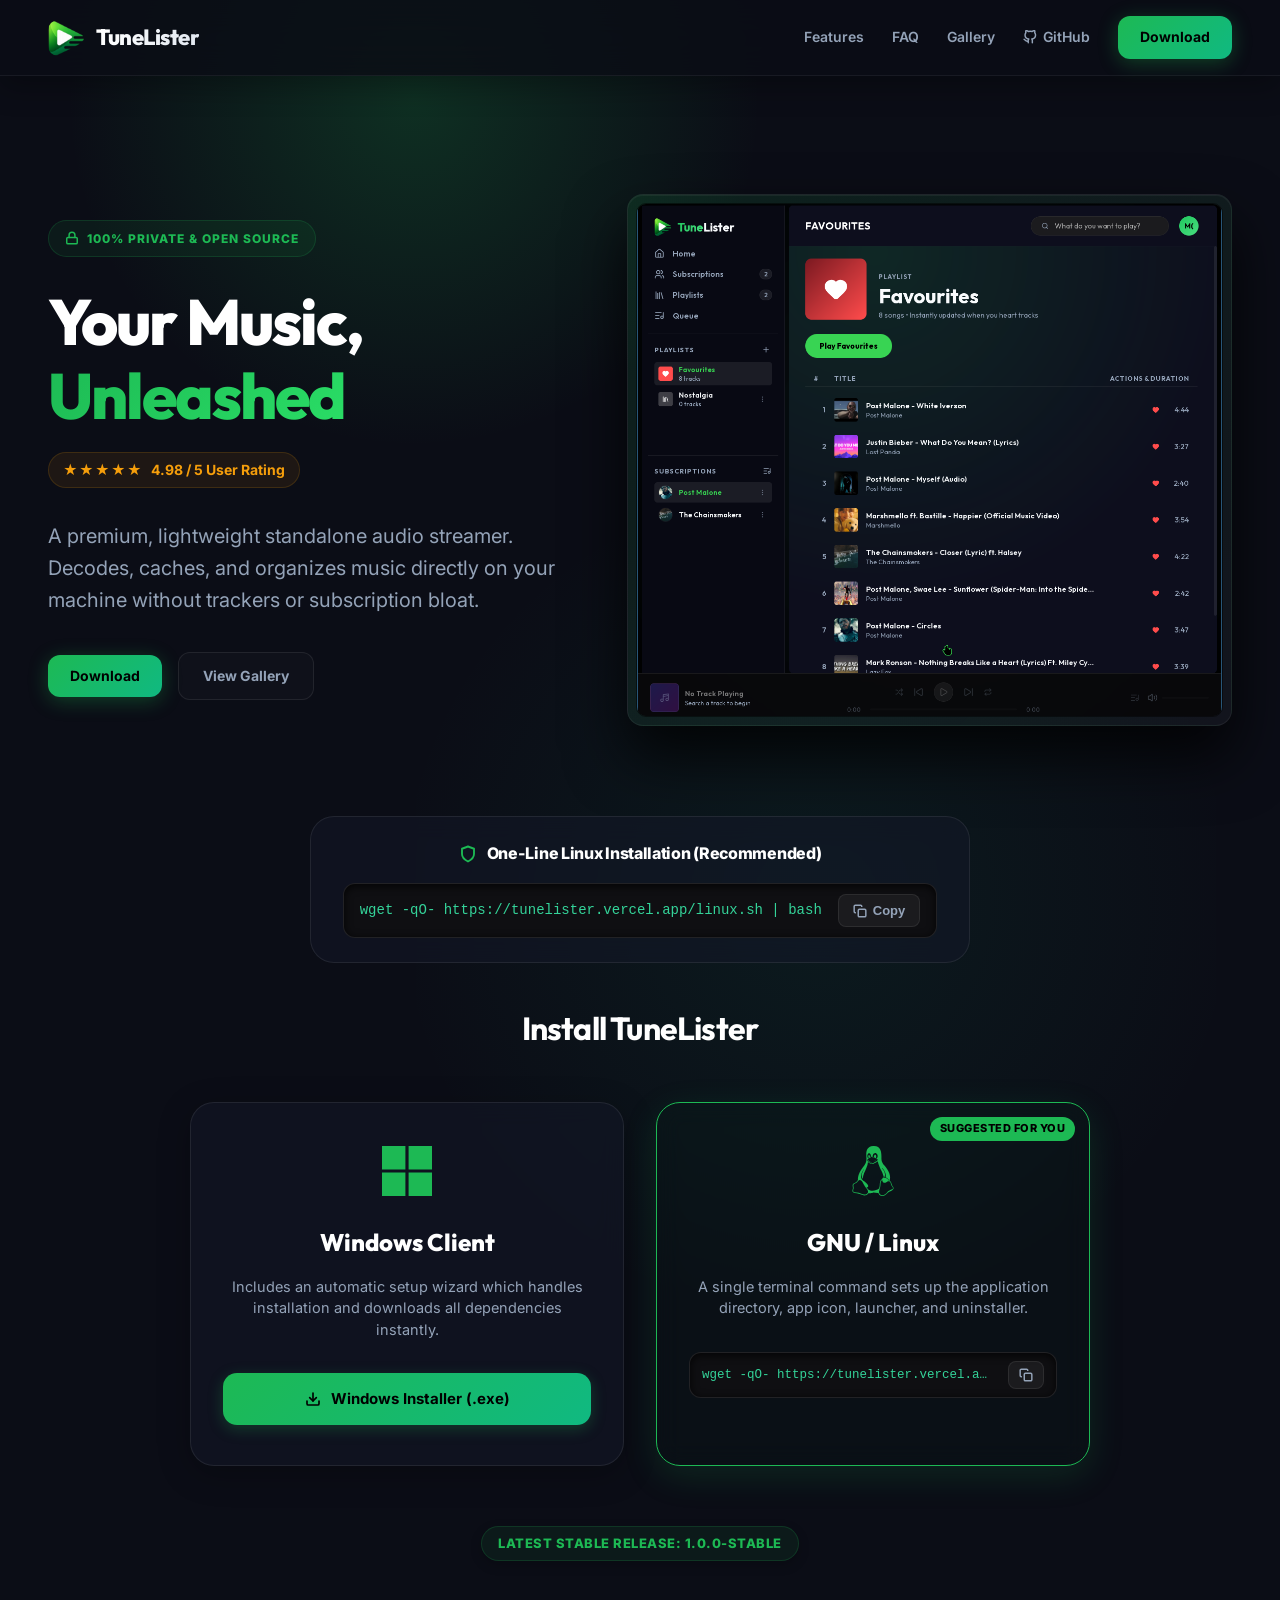
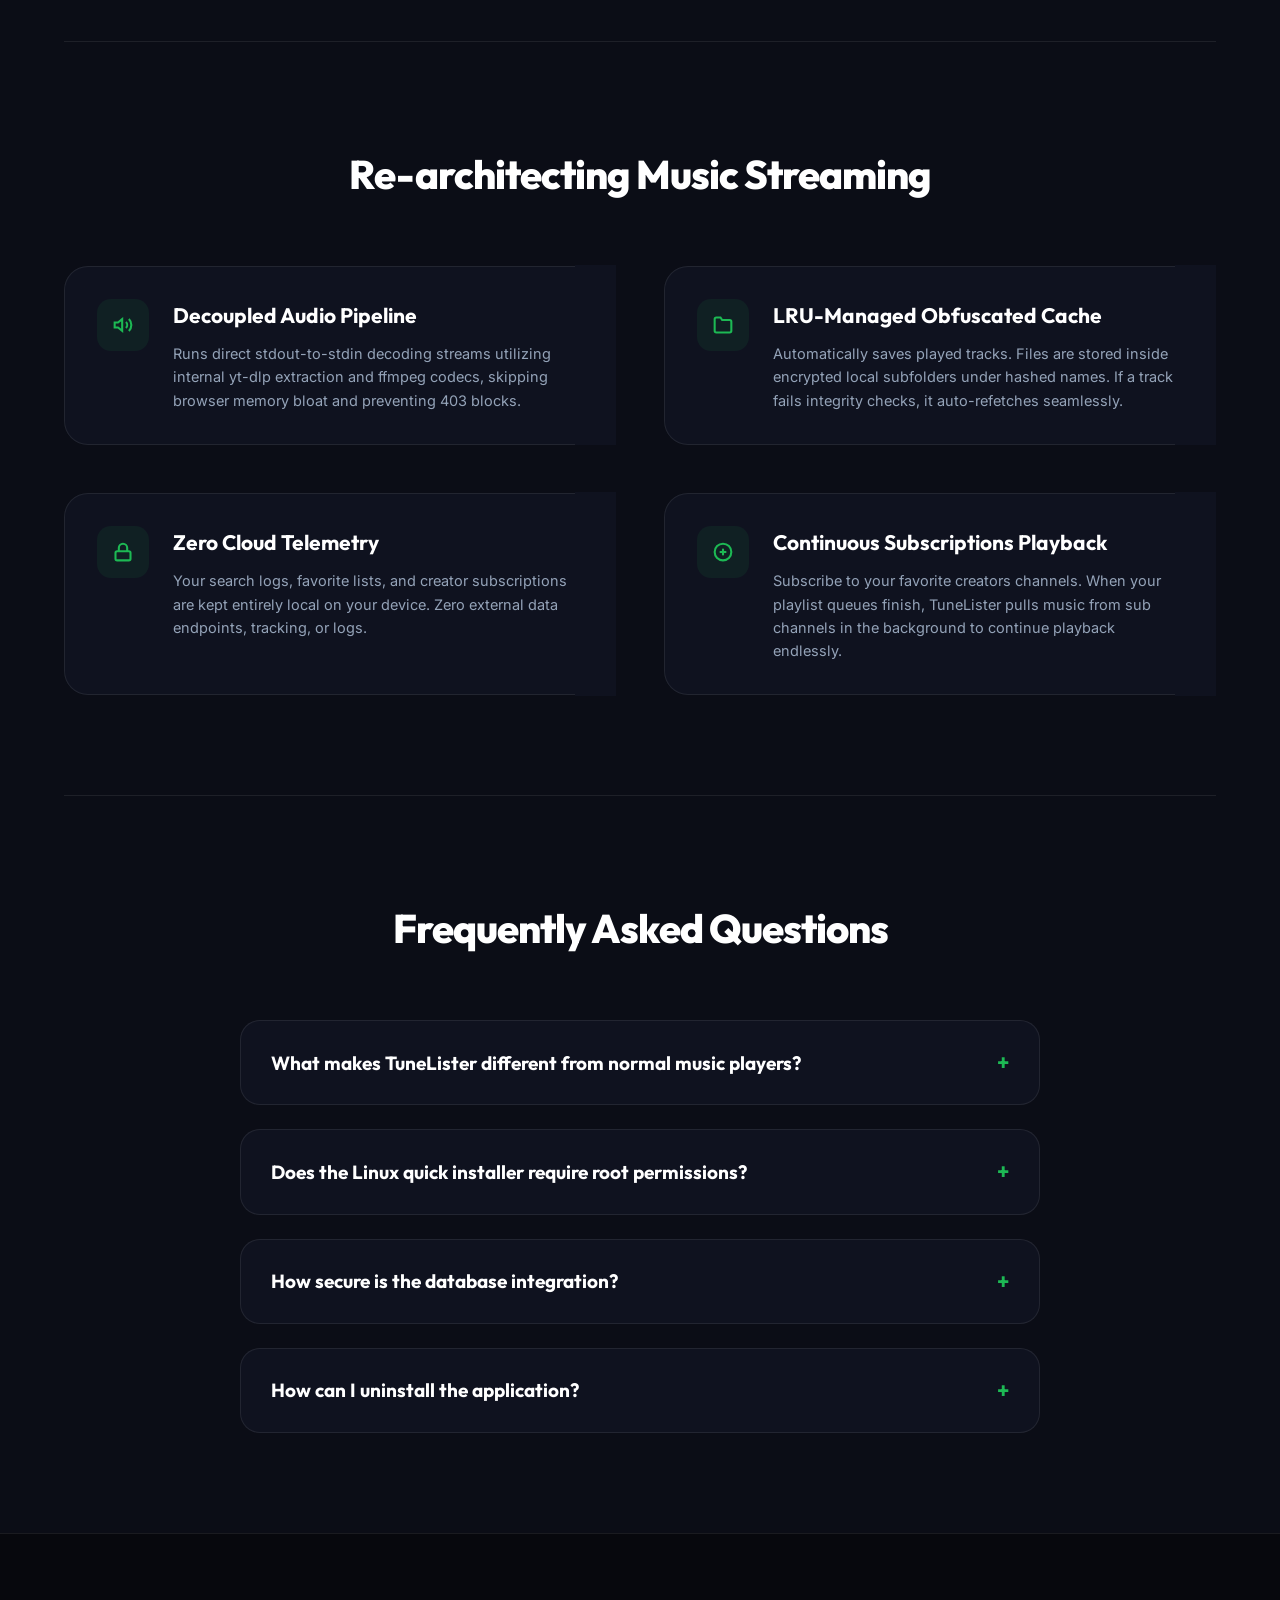
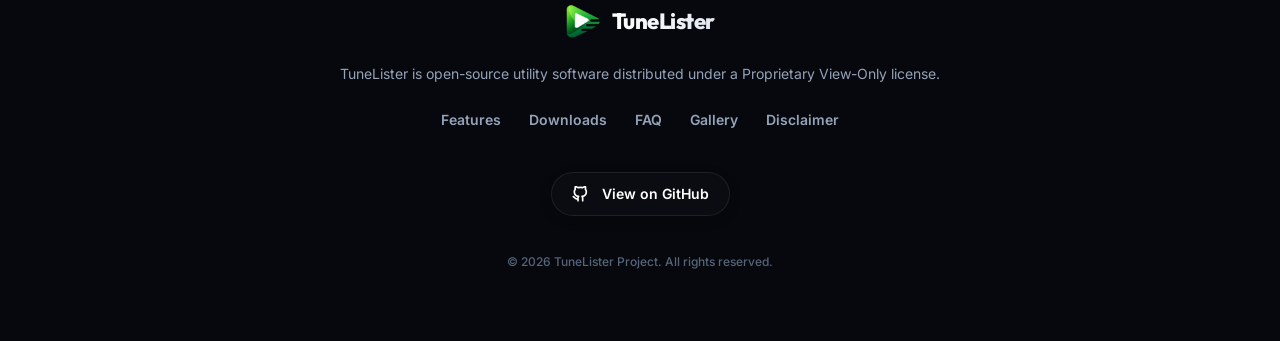
<file: index.html>
<!DOCTYPE html>
<html lang="en">

<head>
  <meta charset="UTF-8">
  <meta name="viewport"
    content="width=device-width, initial-scale=1.0, maximum-scale=1.0, user-scalable=no, shrink-to-fit=no">

  <!-- Primary SEO Tags -->
  <title>TuneLister - Your Music, Unleashed</title>
  <meta name="title" content="TuneLister - Your Music, Unleashed">
  <meta name="description"
    content="A premium standalone audio streaming player for Windows and Linux. Enjoy zero-latency playback, smart background caching, search subscriptions, and 100% private listening.">
  <meta name="keywords"
    content="tunelister, music player, audio streaming, yt-dlp streamer, local caching music, offline playback, private music player, lightweight audio player">
  <meta name="author" content="TuneLister Project">
  <meta name="robots" content="index, follow">

  <!-- Open Graph / Facebook -->
  <meta property="og:type" content="website">
  <meta property="og:url" content="https://tunelister.vercel.app/">
  <meta property="og:title" content="TuneLister - Your Music, Unleashed">
  <meta property="og:description"
    content="A premium standalone audio streaming player for Windows and Linux. Enjoy zero-latency playback, smart background caching, search subscriptions, and 100% private listening.">
  <meta property="og:image" content="https://tunelister.vercel.app/og-image.png">

  <!-- Twitter -->
  <meta property="twitter:card" content="summary_large_image">
  <meta property="twitter:url" content="https://tunelister.vercel.app/">
  <meta property="twitter:title" content="TuneLister - Your Music, Unleashed">
  <meta property="twitter:description"
    content="A premium standalone audio streaming player for Windows and Linux. Enjoy zero-latency playback, smart background caching, search subscriptions, and 100% private listening.">
  <meta property="twitter:image" content="https://tunelister.vercel.app/og-image.png">

  <!-- Favicon -->
  <link rel="icon" type="image/png" href="logo.png">

  <!-- Premium Font Pairings -->
  <link rel="preconnect" href="https://fonts.googleapis.com">
  <link rel="preconnect" href="https://fonts.gstatic.com" crossorigin>
  <link
    href="https://fonts.googleapis.com/css2?family=Inter:wght@300;400;500;600;700&family=Outfit:wght@400;500;600;700;800&display=swap"
    rel="stylesheet">

  <!-- JSON-LD Structured Data Schema for SEO -->
  <script type="application/ld+json">
  {
    "@context": "https://schema.org",
    "@type": "SoftwareApplication",
    "name": "TuneLister",
    "operatingSystem": "Windows, Linux",
    "applicationCategory": "MultimediaApplication",
    "downloadUrl": "https://github.com/immo2n/TuneLister-dist",
    "softwareVersion": "1.0.0-stable",
    "offers": {
      "@type": "Offer",
      "price": "0.00",
      "priceCurrency": "USD"
    },
    "aggregateRating": {
      "@type": "AggregateRating",
      "ratingValue": "4.98",
      "bestRating": "5",
      "ratingCount": "1840"
    }
  }
  </script>

  <!-- JSON-LD FAQ Schema for SEO -->
  <script type="application/ld+json">
  {
    "@context": "https://schema.org",
    "@type": "FAQPage",
    "mainEntity": [
      {
        "@type": "Question",
        "name": "What is TuneLister?",
        "acceptedAnswer": {
          "@type": "Answer",
          "text": "TuneLister is a lightweight, standalone music client for Windows and Linux. It decodes audio streams directly, uses background caching, and runs self-contained without resource bloat."
        }
      },
      {
        "@type": "Question",
        "name": "How does the cache feature work?",
        "acceptedAnswer": {
          "@type": "Answer",
          "text": "TuneLister utilizes an intelligent local cache system. Tracks you listen to are saved locally as obfuscated, verified data packages. Active LRU limits (e.g. up to 10GB) prevent files from taking excessive space."
        }
      },
      {
        "@type": "Question",
        "name": "Is my listening data private?",
        "acceptedAnswer": {
          "@type": "Answer",
          "text": "Yes, completely. TuneLister operates directly on your local device. There are no tracking scripts, external database logging servers, or user analytics telemetry."
        }
      }
    ]
  }
  </script>

  <link rel="stylesheet" href="style.css">
</head>

<body>

  <div class="glow-1"></div>
  <div class="glow-2"></div>

  <!-- Navigation Bar -->
  <nav class="navbar">
    <div class="navbar-container">
      <a href="#" class="nav-brand">
        <img src="logo.png" alt="TuneLister Logo" class="nav-logo">
        <span class="nav-title">TuneLister</span>
      </a>
      <div class="nav-links">
        <a href="#features" class="nav-link">Features</a>
        <a href="#faq" class="nav-link">FAQ</a>
        <a href="gallery.html" class="nav-link">Gallery</a>
        <a href="https://github.com/immo2n/TuneLister-dist" target="_blank" rel="noopener noreferrer" class="nav-link"
          style="display: inline-flex; align-items: center; gap: 6px;">
          <svg width="14" height="14" viewBox="0 0 24 24" fill="none" stroke="currentColor" stroke-width="2.5"
            stroke-linecap="round" stroke-linejoin="round">
            <path
              d="M9 19c-5 1.5-5-2.5-7-3m14 6v-3.87a3.37 3.37 0 0 0-.94-2.61c3.14-.35 6.44-1.54 6.44-7A5.44 5.44 0 0 0 20 4.77 5.07 5.07 0 0 0 19.91 1S18.73.65 16 2.48a13.38 13.38 0 0 0-7 0C6.27.65 5.09 1 5.09 1A5.07 5.07 0 0 0 5 4.77a5.44 5.44 0 0 0-1.5 3.78c0 5.42 3.3 6.61 6.44 7A3.37 3.37 0 0 0 9 18.13V22">
            </path>
          </svg>
          <span>GitHub</span>
        </a>
        <a href="#download" class="nav-btn">Download</a>
      </div>
    </div>
  </nav>

  <!-- Hero Section -->
  <header class="hero">
    <div class="hero-container">
      <div class="hero-grid">
        <div class="hero-content">
          <div class="badge">
            <svg xmlns="http://www.w3.org/2000/svg" width="14" height="14" viewBox="0 0 24 24" fill="none"
              stroke="currentColor" stroke-width="2.5" stroke-linecap="round" stroke-linejoin="round"
              style="margin-top: -2px;">
              <rect x="3" y="11" width="18" height="11" rx="2" ry="2" />
              <path d="M7 11V7a5 5 0 0 1 10 0v4" />
            </svg>
            100% Private & Open Source
          </div>

          <h1 class="hero-title">Your Music, <br><span>Unleashed</span></h1>

          <div class="rating-badge">
            <span class="rating-stars">★★★★★</span>
            <span><strong>4.98 / 5</strong> User Rating</span>
          </div>

          <p class="hero-desc">
            A premium, lightweight standalone audio streamer. Decodes, caches, and organizes music directly on your machine
            without trackers or subscription bloat.
          </p>

          <div class="hero-cta-group">
            <a href="#download" class="nav-btn hero-cta-btn">Download</a>
            <a href="gallery.html" class="hero-secondary-btn">View Gallery</a>
          </div>
        </div>

        <div class="hero-mockup-column">
          <div class="hero-mockup-container">
            <img src="img/favourites.png" alt="TuneLister Favorites Dashboard Mockup" class="hero-mockup">
            <div class="hero-mockup-glow"></div>
          </div>
        </div>
      </div>
    </div>
  </header>

  <div class="container">

    <!-- Downloads Section -->
    <section id="download" style="padding-bottom: 80px;">
      <!-- Linux Quick Install Section (visible only on Linux) -->
      <div id="linux-quick-install-box" style="display: none;">
        <div class="linux-box-header">
          <svg width="18" height="18" viewBox="0 0 24 24" fill="none" stroke="var(--primary)" stroke-width="2.5"
            stroke-linecap="round" stroke-linejoin="round">
            <path d="M12 22s8-4 8-10V5l-8-3-8 3v7c0 6 8 10 8 10z" />
          </svg>
          <span class="linux-box-title">One-Line Linux Installation (Recommended)</span>
        </div>
        <div class="code-container">
          <div class="code-block">wget -qO- https://tunelister.vercel.app/linux.sh | bash</div>
          <button class="copy-btn" onclick="copyText('wget -qO- https://tunelister.vercel.app/linux.sh | bash', this)">
            <svg xmlns="http://www.w3.org/2000/svg" fill="none" viewBox="0 0 24 24" stroke="currentColor"
              stroke-width="2.5">
              <rect x="9" y="9" width="13" height="13" rx="2" ry="2"></rect>
              <path d="M5 15H4a2 2 0 0 1-2-2V4a2 2 0 0 1 2-2h9a2 2 0 0 1 2 2v1"></path>
            </svg>
            <span>Copy</span>
          </button>
        </div>
      </div>

      <h2 class="platforms-title">Install TuneLister</h2>

      <div class="grid-platforms">
        <!-- Windows OS -->
        <div class="platform-card" id="card-windows">
          <div class="platform-icon">
            <svg width="50" height="50" viewBox="0 0 24 24" fill="var(--primary)">
              <path d="M0 0h11.233v11.233H0V0zm12.767 0H24v11.233H12.767V0zM0 12.767h11.233V24H0V12.767zm12.767 0H24V24H12.767V12.767z"/>
            </svg>
          </div>
          <h3 class="platform-name">Windows Client</h3>
          <p class="platform-desc">Includes an automatic setup wizard which handles installation and downloads all
            dependencies instantly.</p>

          <div class="download-btns">
            <a href="https://github.com/immo2n/TuneLister-dist/releases/download/deps/TuneLister-Installer.exe"
              class="btn-download gui">
              <svg xmlns="http://www.w3.org/2000/svg" width="16" height="16" viewBox="0 0 24 24" fill="none"
                stroke="currentColor" stroke-width="2.5" stroke-linecap="round" stroke-linejoin="round">
                <path d="M21 15v4a2 2 0 0 1-2 2H5a2 2 0 0 1-2-2v-4" />
                <polyline points="7 10 12 15 17 10" />
                <line x1="12" y1="15" x2="12" y2="3" />
              </svg>
              Windows Installer (.exe)
            </a>
          </div>
        </div>

        <!-- Linux OS -->
        <div class="platform-card" id="card-linux">
          <div class="platform-icon">
            <svg width="50" height="50" viewBox="0 0 24 24" fill="var(--primary)">
              <path d="M12.504 0c-.155 0-.315.008-.48.021-4.226.333-3.105 4.807-3.17 6.298-.076 1.092-.3 1.953-1.05 3.02-.885 1.051-2.127 2.75-2.716 4.521-.278.832-.41 1.684-.287 2.489a.424.424 0 00-.11.135c-.26.268-.45.6-.663.839-.199.199-.485.267-.797.4-.313.136-.658.269-.864.68-.09.189-.136.394-.132.602 0 .199.027.4.055.536.058.399.116.728.04.97-.249.68-.28 1.145-.106 1.484.174.334.535.47.94.601.81.2 1.91.135 2.774.6.926.466 1.866.67 2.616.47.526-.116.97-.464 1.208-.946.587-.003 1.23-.269 2.26-.334.699-.058 1.574.267 2.577.2.025.134.063.198.114.333l.003.003c.391.778 1.113 1.132 1.884 1.071.771-.06 1.592-.536 2.257-1.306.631-.765 1.683-1.084 2.378-1.503.348-.199.629-.469.649-.853.023-.4-.2-.811-.714-1.376v-.097l-.003-.003c-.17-.2-.25-.535-.338-.926-.085-.401-.182-.786-.492-1.046h-.003c-.059-.054-.123-.067-.188-.135a.357.357 0 00-.19-.064c.431-1.278.264-2.55-.173-3.694-.533-1.41-1.465-2.638-2.175-3.483-.796-1.005-1.576-1.957-1.56-3.368.026-2.152.236-6.133-3.544-6.139zm.529 3.405h.013c.213 0 .396.062.584.198.19.135.33.332.438.533.105.259.158.459.166.724 0-.02.006-.04.006-.06v.105a.086.086 0 01-.004-.021l-.004-.024a1.807 1.807 0 01-.15.706.953.953 0 01-.213.335.71.71 0 00-.088-.042c-.104-.045-.198-.064-.284-.133a1.312 1.312 0 00-.22-.066c.05-.06.146-.133.183-.198.053-.128.082-.264.088-.402v-.02a1.21 1.21 0 00-.061-.4c-.045-.134-.101-.2-.183-.333-.084-.066-.167-.132-.267-.132h-.016c-.093 0-.176.03-.262.132a.8.8 0 00-.205.334 1.18 1.18 0 00-.09.4v.019c.002.089.008.179.02.267-.193-.067-.438-.135-.607-.202a1.635 1.635 0 01-.018-.2v-.02a1.772 1.772 0 01.15-.768c.082-.22.232-.406.43-.533a.985.985 0 01.594-.2zm-2.962.059h.036c.142 0 .27.048.399.135.146.129.264.288.344.465.09.199.14.4.153.667v.004c.007.134.006.2-.002.266v.08c-.03.007-.056.018-.083.024-.152.055-.274.135-.393.2.012-.09.013-.18.003-.267v-.015c-.012-.133-.04-.2-.082-.333a.613.613 0 00-.166-.267.248.248 0 00-.183-.064h-.021c-.071.006-.13.04-.186.132a.552.552 0 00-.12.27.944.944 0 00-.023.33v.015c.012.135.037.2.08.334.046.134.098.2.166.268.01.009.02.018.034.024-.07.057-.117.07-.176.136a.304.304 0 01-.131.068 2.62 2.62 0 01-.275-.402 1.772 1.772 0 01-.155-.667 1.759 1.759 0 01.08-.668 1.43 1.43 0 01.283-.535c.128-.133.26-.2.418-.2zm1.37 1.706c.332 0 .733.065 1.216.399.293.2.523.269 1.052.468h.003c.255.136.405.266.478.399v-.131a.571.571 0 01.016.47c-.123.31-.516.643-1.063.842v.002c-.268.135-.501.333-.775.465-.276.135-.588.292-1.012.267a1.139 1.139 0 01-.448-.067 3.566 3.566 0 01-.322-.198c-.195-.135-.363-.332-.612-.465v-.005h-.005c-.4-.246-.616-.512-.686-.71-.07-.268-.005-.47.193-.6.224-.135.38-.271.483-.336.104-.074.143-.102.176-.131h.002v-.003c.169-.202.436-.47.839-.601.139-.036.294-.065.466-.065zm2.8 2.142c.358 1.417 1.196 3.475 1.735 4.473.286.534.855 1.659 1.102 3.024.156-.005.33.018.513.064.646-1.671-.546-3.467-1.089-3.966-.22-.2-.232-.335-.123-.335.59.534 1.365 1.572 1.646 2.757.13.535.16 1.104.021 1.67.067.028.135.06.205.067 1.032.534 1.413.938 1.23 1.537v-.043c-.06-.003-.12 0-.18 0h-.016c.151-.467-.182-.825-1.065-1.224-.915-.4-1.646-.336-1.77.465-.008.043-.013.066-.018.135-.068.023-.139.053-.209.064-.43.268-.662.669-.793 1.187-.13.533-.17 1.156-.205 1.869v.003c-.02.334-.17.838-.319 1.35-1.5 1.072-3.58 1.538-5.348.334a2.645 2.645 0 00-.402-.533 1.45 1.45 0 00-.275-.333c.182 0 .338-.03.465-.067a.615.615 0 00.314-.334c.108-.267 0-.697-.345-1.163-.345-.467-.931-.995-1.788-1.521-.63-.4-.986-.87-1.15-1.396-.165-.534-.143-1.085-.015-1.645.245-1.07.873-2.11 1.274-2.763.107-.065.037.135-.408.974-.396.751-1.14 2.497-.122 3.854a8.123 8.123 0 01.647-2.876c.564-1.278 1.743-3.504 1.836-5.268.048.036.217.135.289.202.218.133.38.333.59.465.21.201.477.335.876.335.039.003.075.006.11.006.412 0 .73-.134.997-.268.29-.134.52-.334.74-.4h.005c.467-.135.835-.402 1.044-.7zm2.185 8.958c.037.6.343 1.245.882 1.377.588.134 1.434-.333 1.791-.765l.211-.01c.315-.007.577.01.847.268l.003.003c.208.199.305.53.391.876.085.4.154.78.409 1.066.486.527.645.906.636 1.14l.003-.007v.018l-.003-.012c-.015.262-.185.396-.498.595-.63.401-1.746.712-2.457 1.57-.618.737-1.37 1.14-2.036 1.191-.664.053-1.237-.2-1.574-.898l-.005-.003c-.21-.4-.12-1.025.056-1.69.176-.668.428-1.344.463-1.897.037-.714.076-1.335.195-1.814.12-.465.308-.797.641-.984l.045-.022zm-10.814.049h.01c.053 0 .105.005.157.014.376.055.706.333 1.023.752l.91 1.664.003.003c.243.533.754 1.064 1.189 1.637.434.598.77 1.131.729 1.57v.006c-.057.744-.48 1.148-1.125 1.294-.645.135-1.52.002-2.395-.464-.968-.536-2.118-.469-2.857-.602-.369-.066-.61-.2-.723-.4-.11-.2-.113-.602.123-1.23v-.004l.002-.003c.117-.334.03-.752-.027-1.118-.055-.401-.083-.71.043-.94.16-.334.396-.4.69-.533.294-.135.64-.202.915-.47h.002v-.002c.256-.268.445-.601.668-.838.19-.201.38-.336.663-.336zm7.159-9.074c-.435.201-.945.535-1.488.535-.542 0-.97-.267-1.28-.466-.154-.134-.28-.268-.373-.335-.164-.134-.144-.333-.074-.333.109.016.129.134.199.2.096.066.215.2.36.333.292.2.68.467 1.167.467.485 0 1.053-.267 1.398-.466.195-.135.445-.334.648-.467.156-.136.149-.267.279-.267.128.016.034.134-.147.332a8.097 8.097 0 01-.69.468zm-1.082-1.583V5.64c-.006-.02.013-.042.029-.05.074-.043.18-.027.26.004.063 0 .16.067.15.135-.006.049-.085.066-.135.066-.055 0-.092-.043-.141-.068-.052-.018-.146-.008-.163-.065zm-.551 0c-.02.058-.113.049-.166.066-.047.025-.086.068-.14.068-.05 0-.13-.02-.136-.068-.01-.066.088-.133.15-.133.08-.031.184-.047.259-.005.019.009.036.03.03.05v.02h.003z"/>
            </svg>
          </div>
          <h3 class="platform-name">GNU / Linux</h3>
          <p class="platform-desc">A single terminal command sets up the application directory, app icon, launcher, and
            uninstaller.</p>

          <div class="download-btns" style="gap: 8px;">
            <div class="code-container" style="padding: 8px 12px; width: 100%;">
              <div class="code-block" style="font-size: 12.5px; overflow-x: hidden; text-overflow: ellipsis;">wget -qO-
                https://tunelister.vercel.app/linux.sh | bash</div>
              <button class="copy-btn" style="padding: 6px 10px;"
                onclick="copyText('wget -qO- https://tunelister.vercel.app/linux.sh | bash', this)">
                <svg xmlns="http://www.w3.org/2000/svg" fill="none" viewBox="0 0 24 24" stroke="currentColor"
                  stroke-width="2.5">
                  <rect x="9" y="9" width="13" height="13" rx="2" ry="2"></rect>
                  <path d="M5 15H4a2 2 0 0 1-2-2V4a2 2 0 0 1 2-2h9a2 2 0 0 1 2 2v1"></path>
                </svg>
              </button>
            </div>
          </div>
        </div>
      </div>

      <!-- Version Information -->
      <div style="text-align: center; margin-top: 24px;">
        <div class="version-banner" id="version-banner" style="display: none;">
          Latest Stable Release: <span id="version-tag">...</span>
        </div>
      </div>
    </section>

    <!-- Features Section -->
    <section id="features" class="features">
      <h2 class="section-title">Re-architecting Music Streaming</h2>

      <div class="grid-features">
        <div class="feature-item">
          <div class="feature-icon-box">
            <svg xmlns="http://www.w3.org/2000/svg" width="20" height="20" viewBox="0 0 24 24" fill="none"
              stroke="currentColor" stroke-width="2.5">
              <polygon points="11 5 6 9 2 9 2 15 6 15 11 19 11 5" />
              <path d="M19.07 4.93a10 10 0 0 1 0 14.14M15.54 8.46a5 5 0 0 1 0 7.07" />
            </svg>
          </div>
          <div class="feature-text">
            <h3>Decoupled Audio Pipeline</h3>
            <p>Runs direct stdout-to-stdin decoding streams utilizing internal yt-dlp extraction and ffmpeg codecs,
              skipping browser memory bloat and preventing 403 blocks.</p>
          </div>
        </div>

        <div class="feature-item">
          <div class="feature-icon-box">
            <svg xmlns="http://www.w3.org/2000/svg" width="20" height="20" viewBox="0 0 24 24" fill="none"
              stroke="currentColor" stroke-width="2.5">
              <path d="M22 19a2 2 0 0 1-2 2H4a2 2 0 0 1-2-2V5a2 2 0 0 1 2-2h5l2 3h9a2 2 0 0 1 2 2z" />
            </svg>
          </div>
          <div class="feature-text">
            <h3>LRU-Managed Obfuscated Cache</h3>
            <p>Automatically saves played tracks. Files are stored inside encrypted local subfolders under hashed names.
              If a track fails integrity checks, it auto-refetches seamlessly.</p>
          </div>
        </div>

        <div class="feature-item">
          <div class="feature-icon-box">
            <svg xmlns="http://www.w3.org/2000/svg" width="20" height="20" viewBox="0 0 24 24" fill="none"
              stroke="currentColor" stroke-width="2.5">
              <rect x="3" y="11" width="18" height="11" rx="2" ry="2" />
              <path d="M7 11V7a5 5 0 0 1 10 0v4" />
            </svg>
          </div>
          <div class="feature-text">
            <h3>Zero Cloud Telemetry</h3>
            <p>Your search logs, favorite lists, and creator subscriptions are kept entirely local on your device. Zero
              external data endpoints, tracking, or logs.</p>
          </div>
        </div>

        <div class="feature-item">
          <div class="feature-icon-box">
            <svg xmlns="http://www.w3.org/2000/svg" width="20" height="20" viewBox="0 0 24 24" fill="none"
              stroke="currentColor" stroke-width="2.5">
              <circle cx="12" cy="12" r="10" />
              <line x1="12" y1="8" x2="12" y2="16" />
              <line x1="8" y1="12" x2="16" y2="12" />
            </svg>
          </div>
          <div class="feature-text">
            <h3>Continuous Subscriptions Playback</h3>
            <p>Subscribe to your favorite creators channels. When your playlist queues finish, TuneLister pulls music
              from sub channels in the background to continue playback endlessly.</p>
          </div>
        </div>
      </div>
    </section>

    <!-- FAQ Section -->
    <section id="faq" class="faq">
      <h2 class="section-title">Frequently Asked Questions</h2>
      <div class="faq-list">
        <div class="faq-item">
          <h3>What makes TuneLister different from normal music players?</h3>
          <p>TuneLister is a fully standalone, desktop-optimized wrapper that directly interfaces with high-performance
            audio decoders. Unlike web alternatives, it integrates native storage cache, zero tracker scripts, desktop
            hotkeys, and PKCE-secure database account integrations to store your playlists safely.</p>
        </div>
        <div class="faq-item">
          <h3>Does the Linux quick installer require root permissions?</h3>
          <p>No. The install script installs completely inside your local user home directory (`~/.TuneLister`). No sudo or administrative privileges are needed, keeping your system completely safe.</p>
        </div>
        <div class="faq-item">
          <h3>How secure is the database integration?</h3>
          <p>All user authentication operations use Google OAuth PKCE and SHA-256 code verifications. Locally stored
            database entries are protected using AES-256-GCM encryption with bcrypt-hashed keys.</p>
        </div>
        <div class="faq-item">
          <h3>How can I uninstall the application?</h3>
          <p>On Windows, you can simply run the default uninstaller from the settings page or control panel. On Linux,
            simply run the uninstaller script: `~/.TuneLister/uninstall.sh` in your terminal to completely wipe all associated files, application data, and caches.</p>
        </div>
      </div>
    </section>

  </div>

  <!-- Footer -->
  <footer class="footer">
    <div class="container">
      <div class="footer-logo">
        <img src="logo.png" alt="TuneLister logo">
        <span class="nav-title">TuneLister</span>
      </div>
      <p style="font-size: 14px; color: var(--text-muted); margin-bottom: 24px;">
        TuneLister is open-source utility software distributed under a Proprietary View-Only license.
      </p>

      <div class="footer-nav">
        <a href="#features" class="footer-link">Features</a>
        <a href="#download" class="footer-link">Downloads</a>
        <a href="#faq" class="footer-link">FAQ</a>
        <a href="gallery.html" class="footer-link">Gallery</a>
        <a href="disclaimer.html" class="footer-link">Disclaimer</a>
      </div>

      <a href="https://github.com/immo2n/TuneLister-dist" target="_blank" rel="noopener noreferrer"
        class="footer-github">
        <svg width="16" height="16" viewBox="0 0 24 24" fill="none" stroke="currentColor" stroke-width="2.5"
          stroke-linecap="round" stroke-linejoin="round" style="display: inline-block; vertical-align: middle;">
          <path
            d="M9 19c-5 1.5-5-2.5-7-3m14 6v-3.87a3.37 3.37 0 0 0-.94-2.61c3.14-.35 6.44-1.54 6.44-7A5.44 5.44 0 0 0 20 4.77 5.07 5.07 0 0 0 19.91 1S18.73.65 16 2.48a13.38 13.38 0 0 0-7 0C6.27.65 5.09 1 5.09 1A5.07 5.07 0 0 0 5 4.77a5.44 5.44 0 0 0-1.5 3.78c0 5.42 3.3 6.61 6.44 7A3.37 3.37 0 0 0 9 18.13V22">
          </path>
        </svg>
        <span style="vertical-align: middle; margin-left: 6px;">View on GitHub</span>
      </a>

      <p class="footer-copy">&copy; 2026 TuneLister Project. All rights reserved.</p>
    </div>
  </footer>

  <!-- Windows Defender Warning Modal -->
  <div class="defender-modal" id="defender-modal">
    <div class="defender-modal-card">
      <div class="defender-modal-header">
        <div class="defender-modal-icon">
          <svg xmlns="http://www.w3.org/2000/svg" width="24" height="24" viewBox="0 0 24 24" fill="none"
            stroke="currentColor" stroke-width="2.5" stroke-linecap="round" stroke-linejoin="round">
            <circle cx="12" cy="12" r="10" />
            <line x1="12" y1="16" x2="12" y2="12" />
            <line x1="12" y1="8" x2="12.01" y2="8" />
          </svg>
        </div>
        <div class="defender-modal-title">
          <h3>First-time Windows Installation</h3>
          <p>TuneLister is 100% safe and open-source. Since it is a new release, Windows Defender might ask for
            confirmation.</p>
        </div>
        <button class="defender-modal-close" id="defender-close-btn" aria-label="Close">
          <svg xmlns="http://www.w3.org/2000/svg" width="20" height="20" viewBox="0 0 24 24" fill="none"
            stroke="currentColor" stroke-width="2.5" stroke-linecap="round" stroke-linejoin="round">
            <line x1="18" y1="6" x2="6" y2="18" />
            <line x1="6" y1="6" x2="18" y2="18" />
          </svg>
        </button>
      </div>

      <div class="defender-steps-grid">
        <div class="defender-step">
          <div class="defender-step-header">
            <div class="defender-step-num">1</div>
            <div class="defender-step-title">Click "More info"</div>
          </div>
          <p style="font-size: 13px; color: var(--text-muted); margin: 0 0 8px 0; line-height: 1.4;">
            When the "Windows protected your PC" screen appears, click the <strong>More info</strong> link under the
            text.
          </p>
          <img src="defender-1.png" alt="Step 1: Click More info" class="defender-step-img">
        </div>

        <div class="defender-step">
          <div class="defender-step-header">
            <div class="defender-step-num">2</div>
            <div class="defender-step-title">Click "Run anyway"</div>
          </div>
          <p style="font-size: 13px; color: var(--text-muted); margin: 0 0 8px 0; line-height: 1.4;">
            A new button <strong>Run anyway</strong> will appear at the bottom. Click it to launch the setup installer.
          </p>
          <img src="defender-2.png" alt="Step 2: Click Run anyway" class="defender-step-img">
        </div>
      </div>

      <div class="defender-modal-footer">
        <button class="defender-modal-btn confirm" id="defender-ok-btn" style="width: 100%; text-align: center;">Got it,
          thanks!</button>
      </div>
    </div>
  </div>

  <script src="script.js"></script>
</body>

</html>
</file>
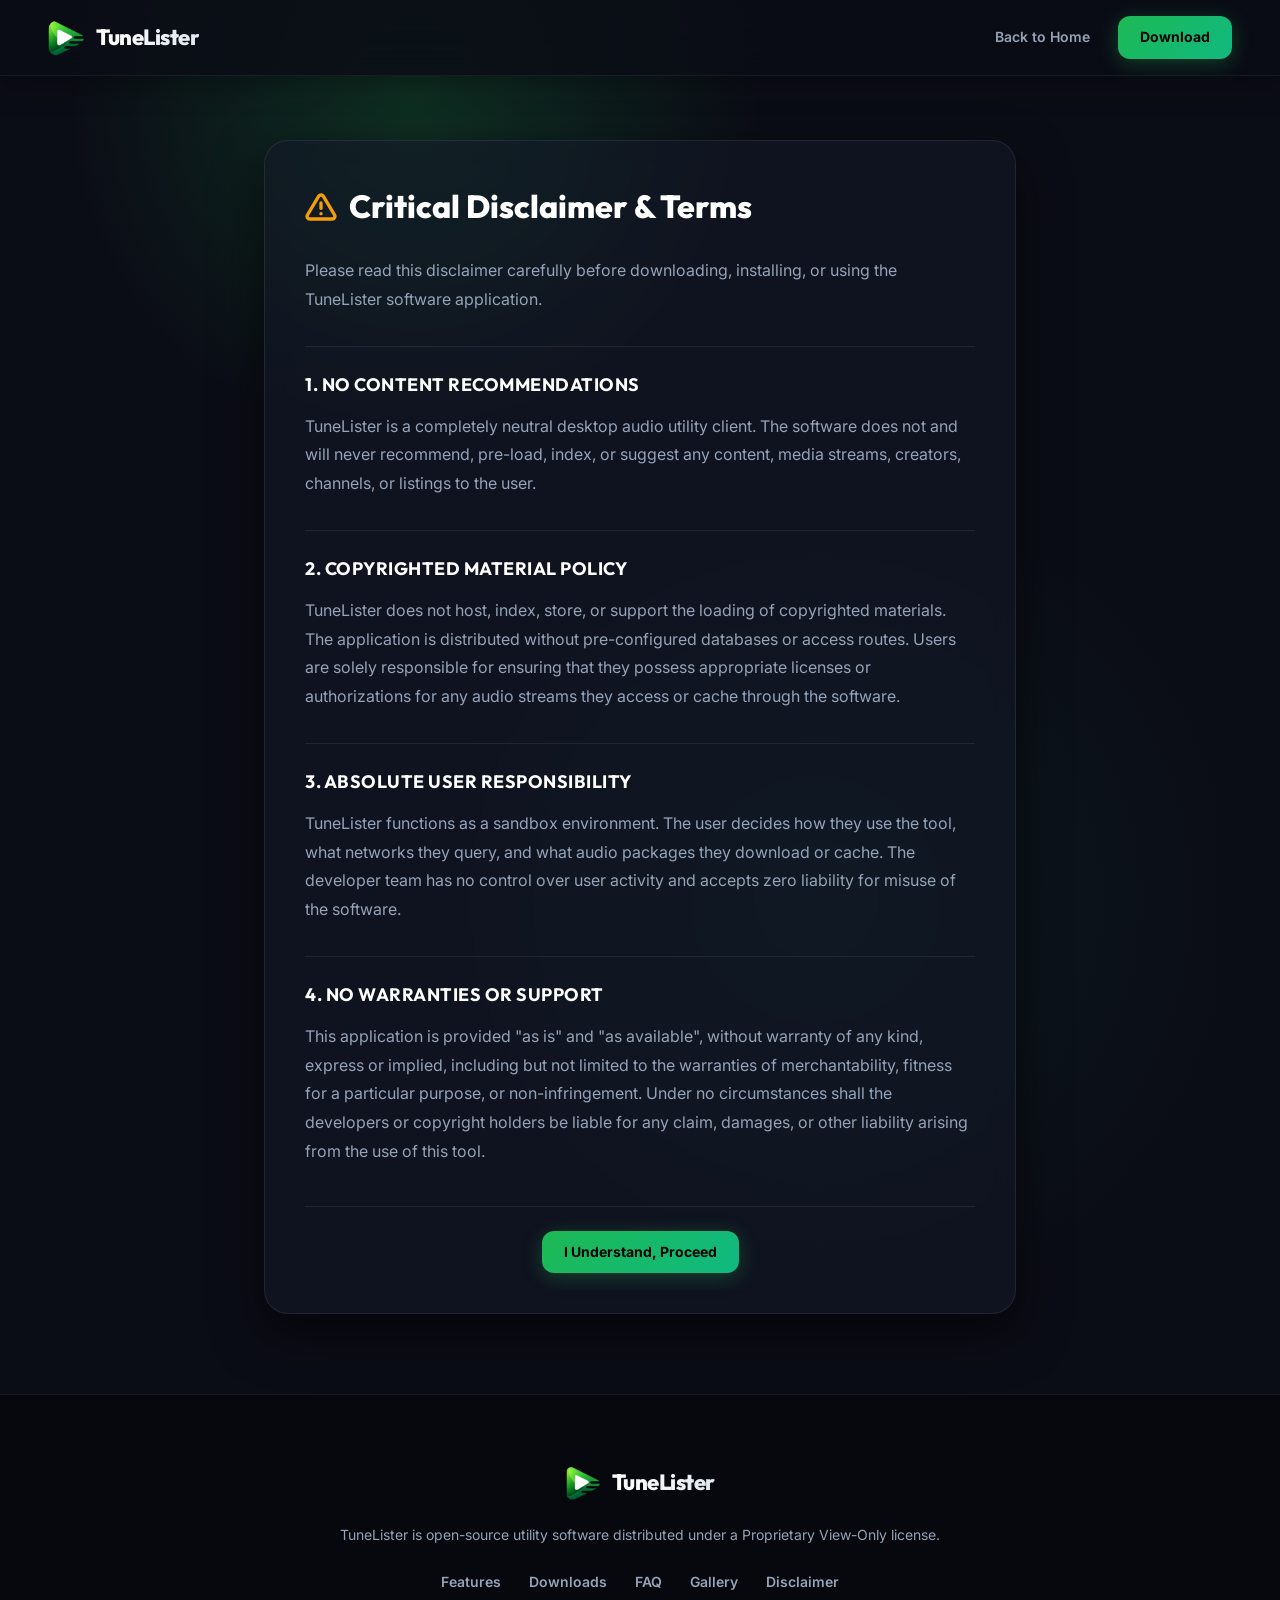
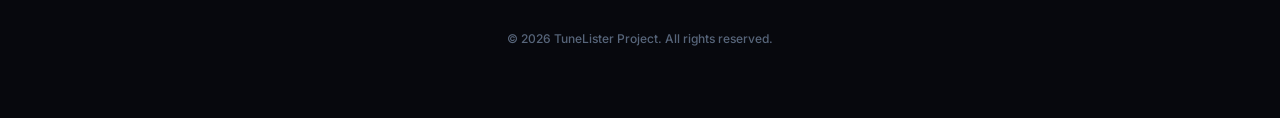
<file: disclaimer.html>
<!DOCTYPE html>
<html lang="en">

<head>
  <meta charset="UTF-8">
  <meta name="viewport" content="width=device-width, initial-scale=1.0, maximum-scale=1.0, user-scalable=no, shrink-to-fit=no">
  <title>TuneLister - Disclaimer</title>
  <meta name="robots" content="noindex, nofollow">
  <link rel="icon" type="image/png" href="logo.png">

  <!-- Premium Font Pairings -->
  <link rel="preconnect" href="https://fonts.googleapis.com">
  <link rel="preconnect" href="https://fonts.gstatic.com" crossorigin>
  <link href="https://fonts.googleapis.com/css2?family=Inter:wght@300;400;500;600;700&family=Outfit:wght@400;500;600;700;800&display=swap" rel="stylesheet">
  <link rel="stylesheet" href="style.css">
  
  <style>
    .disclaimer-container {
      max-width: 800px;
      margin: 0 auto;
      padding: 140px 24px 80px 24px;
      min-height: 70vh;
      box-sizing: border-box;
    }
    .disclaimer-card {
      background: var(--bg-card);
      border: 1px solid var(--border);
      border-radius: 24px;
      padding: 40px;
      box-shadow: 0 20px 50px rgba(0, 0, 0, 0.6);
      backdrop-filter: blur(12px);
      -webkit-backdrop-filter: blur(12px);
    }
    .disclaimer-title {
      font-family: var(--font-heading);
      font-size: 32px;
      font-weight: 800;
      color: #ffffff;
      margin-bottom: 24px;
      display: flex;
      align-items: center;
      gap: 12px;
    }
    .disclaimer-alert-icon {
      color: #f59e0b;
    }
    .disclaimer-text {
      font-size: 16px;
      line-height: 1.8;
      color: var(--text-muted);
      margin-bottom: 20px;
    }
    .disclaimer-section {
      margin-top: 32px;
      border-top: 1px solid rgba(255, 255, 255, 0.08);
      padding-top: 24px;
    }
    .disclaimer-section-title {
      font-family: var(--font-heading);
      font-size: 18px;
      font-weight: 700;
      color: #ffffff;
      margin-bottom: 12px;
      text-transform: uppercase;
      letter-spacing: 0.5px;
    }
    .disclaimer-list {
      margin: 0;
      padding-left: 20px;
      color: var(--text-muted);
    }
    .disclaimer-list li {
      margin-bottom: 12px;
      line-height: 1.6;
    }
  </style>
</head>

<body>

  <div class="glow-1"></div>
  <div class="glow-2"></div>

  <!-- Navigation Bar -->
  <nav class="navbar">
    <div class="navbar-container">
      <a href="index.html" class="nav-brand">
        <img src="logo.png" alt="TuneLister Logo" class="nav-logo">
        <span class="nav-title">TuneLister</span>
      </a>
      <div class="nav-links">
        <a href="index.html" class="nav-link">Back to Home</a>
        <a href="index.html#download" class="nav-btn">Download</a>
      </div>
    </div>
  </nav>

  <div class="disclaimer-container">
    <main class="disclaimer-card">
      <h1 class="disclaimer-title">
        <svg xmlns="http://www.w3.org/2000/svg" class="disclaimer-alert-icon" width="32" height="32" viewBox="0 0 24 24" fill="none" stroke="currentColor" stroke-width="2.5" stroke-linecap="round" stroke-linejoin="round">
          <path d="M10.29 3.86L1.82 18a2 2 0 0 0 1.71 3h16.94a2 2 0 0 0 1.71-3L13.71 3.86a2 2 0 0 0-3.42 0z"/>
          <line x1="12" y1="9" x2="12" y2="13"/>
          <line x1="12" y1="17" x2="12.01" y2="17"/>
        </svg>
        Critical Disclaimer & Terms
      </h1>

      <p class="disclaimer-text">
        Please read this disclaimer carefully before downloading, installing, or using the TuneLister software application.
      </p>

      <div class="disclaimer-section">
        <h2 class="disclaimer-section-title">1. No Content Recommendations</h2>
        <p class="disclaimer-text">
          TuneLister is a completely neutral desktop audio utility client. The software does not and will never recommend, pre-load, index, or suggest any content, media streams, creators, channels, or listings to the user.
        </p>
      </div>

      <div class="disclaimer-section">
        <h2 class="disclaimer-section-title">2. Copyrighted Material Policy</h2>
        <p class="disclaimer-text">
          TuneLister does not host, index, store, or support the loading of copyrighted materials. The application is distributed without pre-configured databases or access routes. Users are solely responsible for ensuring that they possess appropriate licenses or authorizations for any audio streams they access or cache through the software.
        </p>
      </div>

      <div class="disclaimer-section">
        <h2 class="disclaimer-section-title">3. Absolute User Responsibility</h2>
        <p class="disclaimer-text">
          TuneLister functions as a sandbox environment. The user decides how they use the tool, what networks they query, and what audio packages they download or cache. The developer team has no control over user activity and accepts zero liability for misuse of the software.
        </p>
      </div>

      <div class="disclaimer-section">
        <h2 class="disclaimer-section-title">4. No Warranties or Support</h2>
        <p class="disclaimer-text">
          This application is provided "as is" and "as available", without warranty of any kind, express or implied, including but not limited to the warranties of merchantability, fitness for a particular purpose, or non-infringement. Under no circumstances shall the developers or copyright holders be liable for any claim, damages, or other liability arising from the use of this tool.
        </p>
      </div>

      <div class="disclaimer-section" style="margin-top: 40px; text-align: center;">
        <a href="index.html" class="nav-btn" style="display: inline-block;">I Understand, Proceed</a>
      </div>
    </main>
  </div>

  <!-- Footer -->
  <footer class="footer">
    <div class="container">
      <div class="footer-logo">
        <img src="logo.png" alt="TuneLister logo">
        <span class="nav-title">TuneLister</span>
      </div>
      <p style="font-size: 14px; color: var(--text-muted); margin-bottom: 24px;">
        TuneLister is open-source utility software distributed under a Proprietary View-Only license.
      </p>

      <div class="footer-nav">
        <a href="index.html#features" class="footer-link">Features</a>
        <a href="index.html#download" class="footer-link">Downloads</a>
        <a href="index.html#faq" class="footer-link">FAQ</a>
        <a href="gallery.html" class="footer-link">Gallery</a>
        <a href="disclaimer.html" class="footer-link">Disclaimer</a>
      </div>

      <p class="footer-copy">&copy; 2026 TuneLister Project. All rights reserved.</p>
    </div>
  </footer>

</body>
</html>
</file>
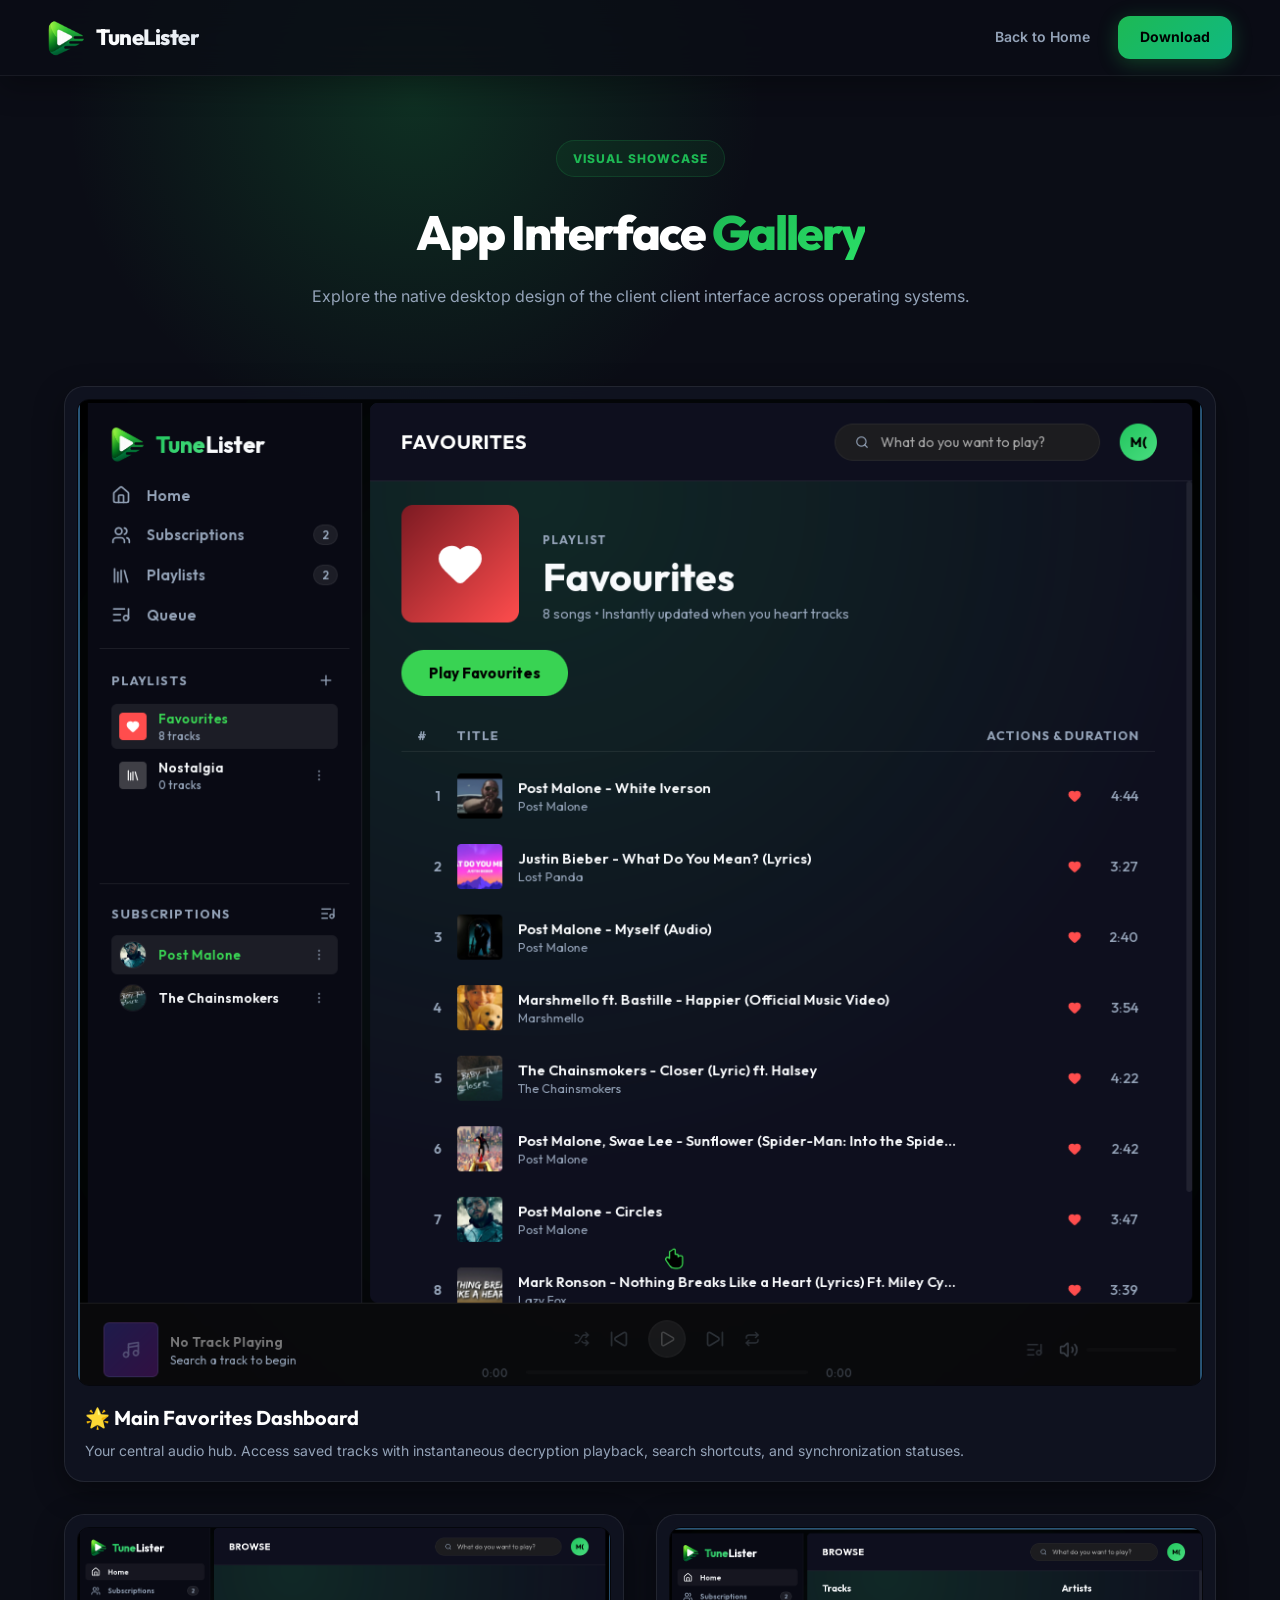
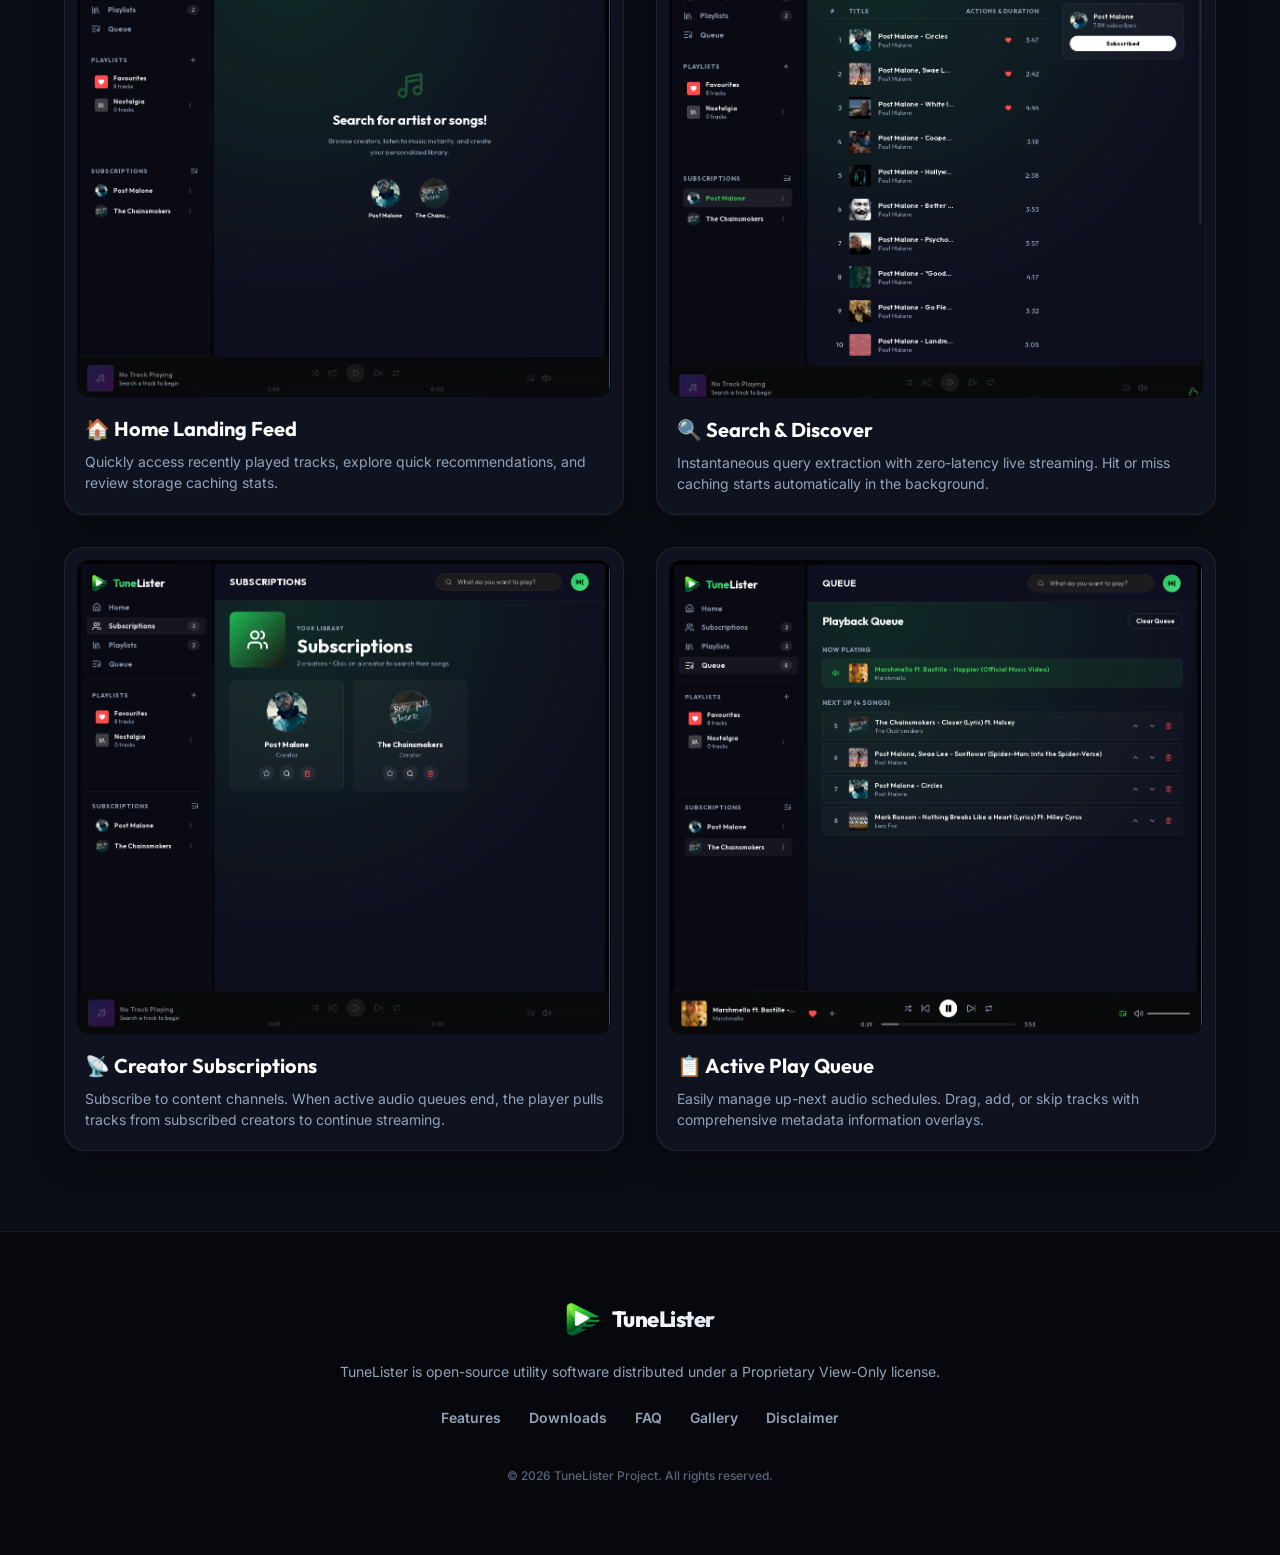
<file: gallery.html>
<!DOCTYPE html>
<html lang="en">

<head>
  <meta charset="UTF-8">
  <meta name="viewport" content="width=device-width, initial-scale=1.0, maximum-scale=1.0, user-scalable=no, shrink-to-fit=no">
  <title>TuneLister - App Gallery</title>
  <meta name="description" content="Explore TuneLister's design, views, and lightweight audio interface screenshots.">
  <link rel="icon" type="image/png" href="logo.png">

  <!-- Premium Font Pairings -->
  <link rel="preconnect" href="https://fonts.googleapis.com">
  <link rel="preconnect" href="https://fonts.gstatic.com" crossorigin>
  <link href="https://fonts.googleapis.com/css2?family=Inter:wght@300;400;500;600;700&family=Outfit:wght@400;500;600;700;800&display=swap" rel="stylesheet">
  <link rel="stylesheet" href="style.css">
  
  <style>
    .gallery-header {
      padding-top: 140px;
      padding-bottom: 40px;
      text-align: center;
    }
    .gallery-grid {
      display: grid;
      grid-template-columns: 1fr;
      gap: 32px;
      margin-bottom: 80px;
    }
    @media (min-width: 768px) {
      .gallery-grid {
        grid-template-columns: repeat(2, 1fr);
      }
      .gallery-item.featured {
        grid-column: span 2;
      }
    }
    .gallery-item {
      background: var(--bg-card);
      border: 1px solid var(--border);
      border-radius: 20px;
      padding: 12px;
      box-sizing: border-box;
      backdrop-filter: blur(12px);
      -webkit-backdrop-filter: blur(12px);
      box-shadow: 0 10px 30px rgba(0, 0, 0, 0.4);
      transition: var(--transition-smooth);
      overflow: hidden;
      display: flex;
      flex-direction: column;
    }
    .gallery-item:hover {
      transform: translateY(-4px);
      border-color: rgba(29, 185, 84, 0.3);
      box-shadow: 0 16px 40px rgba(29, 185, 84, 0.1);
    }
    .gallery-img-wrapper {
      position: relative;
      border-radius: 12px;
      overflow: hidden;
      border: 1px solid rgba(0, 0, 0, 0.6);
    }
    .gallery-img {
      width: 100%;
      height: auto;
      display: block;
      transition: transform 0.6s cubic-bezier(0.25, 0.8, 0.25, 1);
    }
    .gallery-item:hover .gallery-img {
      transform: scale(1.02);
    }
    .gallery-info {
      padding: 16px 8px 8px 8px;
    }
    .gallery-title {
      font-family: var(--font-heading);
      font-size: 20px;
      font-weight: 700;
      color: #ffffff;
      margin: 0 0 6px 0;
    }
    .gallery-desc {
      font-size: 14px;
      color: var(--text-muted);
      margin: 0;
      line-height: 1.5;
    }
  </style>
</head>

<body>

  <div class="glow-1"></div>
  <div class="glow-2"></div>

  <nav class="navbar">
    <div class="navbar-container">
      <a href="index.html" class="nav-brand">
        <img src="logo.png" alt="TuneLister Logo" class="nav-logo">
        <span class="nav-title">TuneLister</span>
      </a>
      <div class="nav-links">
        <a href="index.html" class="nav-link">Back to Home</a>
        <a href="index.html#download" class="nav-btn">Download</a>
      </div>
    </div>
  </nav>

  <div class="container">
    <header class="gallery-header">
      <div class="badge">Visual Showcase</div>
      <h1 class="hero-title" style="font-size: 48px; max-width: 600px; margin-bottom: 12px;">App Interface <span>Gallery</span></h1>
      <p class="hero-desc" style="font-size: 16px; max-width: 500px; margin-bottom: 0;">Explore the native desktop design of the client client interface across operating systems.</p>
    </header>

    <main class="gallery-grid">
      <!-- Favourites Screen (Featured) -->
      <div class="gallery-item featured">
        <div class="gallery-img-wrapper">
          <img src="img/favourites.png" alt="Main Favorites Dashboard View" class="gallery-img">
        </div>
        <div class="gallery-info">
          <h2 class="gallery-title">🌟 Main Favorites Dashboard</h2>
          <p class="gallery-desc">Your central audio hub. Access saved tracks with instantaneous decryption playback, search shortcuts, and synchronization statuses.</p>
        </div>
      </div>

      <!-- Home Screen -->
      <div class="gallery-item">
        <div class="gallery-img-wrapper">
          <img src="img/home.png" alt="Home Feed View" class="gallery-img">
        </div>
        <div class="gallery-info">
          <h2 class="gallery-title">🏠 Home Landing Feed</h2>
          <p class="gallery-desc">Quickly access recently played tracks, explore quick recommendations, and review storage caching stats.</p>
        </div>
      </div>

      <!-- Search Screen -->
      <div class="gallery-item">
        <div class="gallery-img-wrapper">
          <img src="img/browse.png" alt="Search and Discovery Screen" class="gallery-img">
        </div>
        <div class="gallery-info">
          <h2 class="gallery-title">🔍 Search & Discover</h2>
          <p class="gallery-desc">Instantaneous query extraction with zero-latency live streaming. Hit or miss caching starts automatically in the background.</p>
        </div>
      </div>

      <!-- Subscriptions View -->
      <div class="gallery-item">
        <div class="gallery-img-wrapper">
          <img src="img/subscriptions.png" alt="Creator Channel Subscriptions Feed" class="gallery-img">
        </div>
        <div class="gallery-info">
          <h2 class="gallery-title">📡 Creator Subscriptions</h2>
          <p class="gallery-desc">Subscribe to content channels. When active audio queues end, the player pulls tracks from subscribed creators to continue streaming.</p>
        </div>
      </div>

      <!-- Play Queue Screen -->
      <div class="gallery-item">
        <div class="gallery-img-wrapper">
          <img src="img/play-queue.png" alt="Active Play Queue View" class="gallery-img">
        </div>
        <div class="gallery-info">
          <h2 class="gallery-title">📋 Active Play Queue</h2>
          <p class="gallery-desc">Easily manage up-next audio schedules. Drag, add, or skip tracks with comprehensive metadata information overlays.</p>
        </div>
      </div>
    </main>
  </div>

  <!-- Footer -->
  <footer class="footer">
    <div class="container">
      <div class="footer-logo">
        <img src="logo.png" alt="TuneLister logo">
        <span class="nav-title">TuneLister</span>
      </div>
      <p style="font-size: 14px; color: var(--text-muted); margin-bottom: 24px;">
        TuneLister is open-source utility software distributed under a Proprietary View-Only license.
      </p>

      <div class="footer-nav">
        <a href="index.html#features" class="footer-link">Features</a>
        <a href="index.html#download" class="footer-link">Downloads</a>
        <a href="index.html#faq" class="footer-link">FAQ</a>
        <a href="gallery.html" class="footer-link">Gallery</a>
        <a href="disclaimer.html" class="footer-link">Disclaimer</a>
      </div>

      <p class="footer-copy">&copy; 2026 TuneLister Project. All rights reserved.</p>
    </div>
  </footer>

</body>
</html>
</file>
<file: style.css>
:root {
  --bg: #0b0d16;
  --bg-card: rgba(20, 24, 40, 0.55);
  --bg-card-hover: rgba(28, 33, 56, 0.75);
  --primary: #1db954;
  --primary-hover: #1ed760;
  --primary-gradient: linear-gradient(135deg, #1db954, #10b981);
  --theme-gradient: linear-gradient(135deg, #1db954, #2ade66);
  --glow-gradient: radial-gradient(circle, rgba(29, 185, 84, 0.2) 0%, rgba(11, 13, 22, 0) 70%);
  --text: #ffffff;
  --text-muted: #94a3b8;
  --border: rgba(255, 255, 255, 0.08);
  --border-hover: rgba(29, 185, 84, 0.45);
  --font-heading: 'Outfit', sans-serif;
  --font-body: 'Inter', sans-serif;
  --transition-smooth: all 0.3s cubic-bezier(0.4, 0, 0.2, 1);
}

* {
  box-sizing: border-box;
  margin: 0;
  padding: 0;
  -webkit-user-select: none !important;
  -moz-user-select: none !important;
  -ms-user-select: none !important;
  user-select: none !important;
}

html,
body {
  touch-action: pan-x pan-y;
  background-color: var(--bg);
  color: var(--text);
  font-family: var(--font-body);
  line-height: 1.6;
  overflow-x: hidden;
  -webkit-font-smoothing: antialiased;
}

html {
  scroll-behavior: smooth;
  scroll-padding-top: 100px;
}

/* Background Ambient Lighting */
.glow-1 {
  position: absolute;
  top: -250px;
  left: 5%;
  width: 700px;
  height: 700px;
  background: var(--glow-gradient);
  pointer-events: none;
  z-index: 0;
}

.glow-2 {
  position: absolute;
  top: 500px;
  right: 5%;
  width: 800px;
  height: 800px;
  background: radial-gradient(circle, rgba(16, 185, 129, 0.08) 0%, rgba(7, 7, 9, 0) 75%);
  pointer-events: none;
  z-index: 0;
}

/* Full-Width Docked Navbar */
.navbar {
  position: fixed;
  top: 0;
  left: 0;
  right: 0;
  height: 76px;
  background: rgba(11, 13, 22, 0.85);
  backdrop-filter: blur(20px);
  -webkit-backdrop-filter: blur(20px);
  border-bottom: 1px solid rgba(255, 255, 255, 0.06);
  z-index: 1000;
  box-shadow: 0 10px 30px rgba(0, 0, 0, 0.3);
  transition: var(--transition-smooth);
}

.navbar-container {
  max-width: 1440px;
  height: 100%;
  margin: 0 auto;
  padding: 0 48px;
  display: flex;
  align-items: center;
  justify-content: space-between;
}

@media (max-width: 768px) {
  .navbar-container {
    padding: 0 24px;
  }
}

.nav-brand {
  display: flex;
  align-items: center;
  gap: 12px;
  text-decoration: none;
  color: var(--text);
}

.nav-logo {
  width: 36px;
  height: 36px;
  border-radius: 10px;
  object-fit: contain;
}

.nav-title {
  font-family: var(--font-heading);
  font-size: 22px;
  font-weight: 800;
  letter-spacing: -0.5px;
  background: linear-gradient(to right, #ffffff, #e2e8f0);
  -webkit-background-clip: text;
  -webkit-text-fill-color: transparent;
}

.nav-links {
  display: flex;
  align-items: center;
  gap: 28px;
}

.nav-link {
  color: var(--text-muted);
  text-decoration: none;
  font-size: 14px;
  font-weight: 600;
  transition: var(--transition-smooth);
}

.nav-link:hover {
  color: #ffffff;
}

.nav-btn {
  background: var(--primary-gradient);
  color: #000000;
  padding: 10px 22px;
  border-radius: 12px;
  font-size: 14px;
  font-weight: 700;
  text-decoration: none;
  transition: var(--transition-smooth);
  cursor: pointer;
  box-shadow: 0 4px 20px rgba(29, 185, 84, 0.3);
}

.nav-btn:hover {
  transform: translateY(-2px);
  box-shadow: 0 6px 24px rgba(29, 185, 84, 0.45);
  background: #1ed760 !important;
  color: #000000 !important;
}

/* Primary Container */
.container {
  max-width: 1200px;
  margin: 0 auto;
  padding: 0 24px;
  position: relative;
  z-index: 10;
}

/* Hero Section */
.hero {
  padding-top: 170px;
  padding-bottom: 70px;
  text-align: center;
  position: relative;
}

.badge {
  display: inline-flex;
  align-items: center;
  gap: 8px;
  background: rgba(29, 185, 84, 0.08);
  border: 1px solid rgba(29, 185, 84, 0.18);
  padding: 8px 16px;
  border-radius: 30px;
  color: var(--primary);
  font-size: 12px;
  font-weight: 800;
  margin-bottom: 28px;
  text-transform: uppercase;
  letter-spacing: 1px;
}

.rating-badge {
  display: inline-flex;
  align-items: center;
  justify-content: center;
  gap: 8px;
  margin-top: -12px;
  margin-bottom: 32px;
  font-size: 14px;
  color: #f59e0b;
  font-weight: 700;
  background-color: rgba(245, 158, 11, 0.08);
  border: 1px solid rgba(245, 158, 11, 0.15);
  padding: 6px 14px;
  border-radius: 30px;
}

.rating-stars {
  letter-spacing: 1px;
}

.hero-title {
  font-family: var(--font-heading);
  font-size: 64px;
  font-weight: 800;
  line-height: 1.15;
  letter-spacing: -2px;
  max-width: 850px;
  margin: 0 auto 24px auto;
  color: var(--text);
}

.hero-title span {
  background: var(--theme-gradient);
  -webkit-background-clip: text;
  -webkit-text-fill-color: transparent;
}

.hero-desc {
  font-size: 20px;
  color: var(--text-muted);
  max-width: 680px;
  margin: 0 auto 36px auto;
  font-weight: 400;
  line-height: 1.6;
}

/* Linux one-line installer box */
#linux-quick-install-box {
  width: fit-content;
  max-width: 100%;
  margin: 0 auto 40px auto;
  background: var(--bg-card);
  border: 1px solid var(--border);
  border-radius: 24px;
  padding: 24px 32px;
  box-sizing: border-box;
  text-align: center;
  backdrop-filter: blur(12px);
  -webkit-backdrop-filter: blur(12px);
}

.linux-box-header {
  display: flex;
  align-items: center;
  justify-content: center;
  margin-bottom: 16px;
  gap: 10px;
}

.linux-box-title {
  font-size: 16px;
  font-weight: 800;
  color: #ffffff;
  letter-spacing: -0.3px;
}

.code-container {
  display: flex;
  align-items: center;
  background: #0f0f12;
  border: 1px solid var(--border);
  border-radius: 12px;
  padding: 10px 16px;
  max-width: 600px;
  gap: 16px;
  box-shadow: inset 0 2px 8px rgba(0, 0, 0, 0.8);
}

.code-block {
  font-family: monospace;
  font-size: 14px;
  color: #34d399;
  text-align: left;
  white-space: nowrap;
  overflow-x: auto;
  flex-grow: 1;
}

.copy-btn {
  background: rgba(255, 255, 255, 0.05);
  border: 1px solid var(--border);
  color: var(--text-muted);
  border-radius: 8px;
  padding: 8px 14px;
  font-size: 13px;
  font-weight: 700;
  cursor: pointer;
  display: inline-flex;
  align-items: center;
  gap: 6px;
  transition: var(--transition-smooth);
}

.copy-btn:hover {
  background: rgba(29, 185, 84, 0.08) !important;
  color: #1db954 !important;
  border-color: rgba(29, 185, 84, 0.3) !important;
}

.copy-btn svg {
  width: 14px;
  height: 14px;
}

/* Downloads Section */
.platforms-title {
  font-family: var(--font-heading);
  font-size: 32px;
  font-weight: 700;
  text-align: center;
  margin-bottom: 48px;
  letter-spacing: -0.8px;
}

.grid-platforms {
  display: grid;
  grid-template-columns: repeat(2, 1fr);
  gap: 32px;
  max-width: 900px;
  margin: 0 auto 48px auto;
}

.platform-card {
  background: var(--bg-card);
  border: 1px solid var(--border);
  border-radius: 24px;
  padding: 40px 32px;
  display: flex;
  flex-direction: column;
  align-items: center;
  text-align: center;
  transition: var(--transition-smooth);
  position: relative;
  overflow: hidden;
  backdrop-filter: blur(12px);
  -webkit-backdrop-filter: blur(12px);
  box-shadow: 0 8px 32px rgba(0, 0, 0, 0.25);
}

.platform-card:hover {
  transform: translateY(-6px);
  border-color: var(--border-hover);
  background: var(--bg-card-hover);
  box-shadow: 0 15px 40px rgba(29, 185, 84, 0.1);
}

.platform-card.detected {
  border-color: var(--primary);
  background: rgba(29, 185, 84, 0.02);
  box-shadow: 0 10px 35px rgba(29, 185, 84, 0.15);
}

.detected-badge {
  position: absolute;
  top: 14px;
  right: 14px;
  background: var(--primary);
  color: #000000;
  font-size: 11px;
  font-weight: 800;
  padding: 3px 10px;
  border-radius: 20px;
  text-transform: uppercase;
  letter-spacing: 0.5px;
}

.platform-icon {
  margin-bottom: 24px;
  display: flex;
  align-items: center;
  justify-content: center;
  height: 56px;
}

.platform-icon img {
  height: 52px;
  width: auto;
  object-fit: contain;
}

.platform-name {
  font-family: var(--font-heading);
  font-size: 24px;
  font-weight: 800;
  margin-bottom: 14px;
}

.platform-desc {
  font-size: 14.5px;
  color: var(--text-muted);
  margin-bottom: 32px;
  min-height: 44px;
  line-height: 1.5;
}

.download-btns {
  width: 100%;
  display: flex;
  flex-direction: column;
  gap: 14px;
}

.btn-download {
  display: flex;
  align-items: center;
  justify-content: center;
  gap: 10px;
  width: 100%;
  padding: 14px 24px;
  border-radius: 14px;
  font-size: 15px;
  font-weight: 700;
  text-decoration: none;
  transition: var(--transition-smooth);
  cursor: pointer;
}

.btn-download.gui {
  background: var(--primary-gradient);
  color: #000000;
  border: none;
  box-shadow: 0 4px 15px rgba(29, 185, 84, 0.25);
}

.btn-download.gui:hover {
  transform: translateY(-1px);
  box-shadow: 0 6px 20px rgba(29, 185, 84, 0.4);
  background: #1ed760 !important;
  color: #000000 !important;
}

.btn-download.cli {
  background: rgba(255, 255, 255, 0.03);
  border: 1px solid var(--border);
  color: #ffffff;
}

.btn-download.cli:hover {
  background: rgba(255, 255, 255, 0.08);
  border-color: rgba(255, 255, 255, 0.2);
}

.version-banner {
  text-align: center;
  margin-top: 12px;
  font-size: 13px;
  font-weight: 800;
  color: var(--primary);
  background: rgba(29, 185, 84, 0.08);
  border: 1px solid rgba(29, 185, 84, 0.18);
  display: inline-block;
  padding: 6px 16px;
  border-radius: 30px;
  letter-spacing: 0.5px;
  text-transform: uppercase;
  box-shadow: 0 4px 12px rgba(0, 0, 0, 0.2);
}

/* Features Section */
.features {
  padding: 100px 0;
  border-top: 1px solid var(--border);
}

.section-title {
  font-family: var(--font-heading);
  font-size: 40px;
  font-weight: 800;
  text-align: center;
  margin-bottom: 60px;
  letter-spacing: -1px;
}

.grid-features {
  display: grid;
  grid-template-columns: repeat(2, 1fr);
  gap: 48px;
}

.feature-item {
  display: flex;
  gap: 24px;
  background: var(--bg-card);
  border: 1px solid var(--border);
  border-radius: 24px;
  padding: 32px;
  backdrop-filter: blur(12px);
  -webkit-backdrop-filter: blur(12px);
  transition: var(--transition-smooth);
}

.feature-item:hover {
  border-color: var(--border-hover);
  background: var(--bg-card-hover);
  transform: translateY(-4px);
}

.feature-icon-box {
  width: 52px;
  height: 52px;
  border-radius: 14px;
  background: rgba(29, 185, 84, 0.08);
  display: flex;
  align-items: center;
  justify-content: center;
  color: var(--primary);
  flex-shrink: 0;
}

.feature-text h3 {
  font-family: var(--font-heading);
  font-size: 21px;
  font-weight: 700;
  margin-bottom: 10px;
  color: #ffffff;
}

.feature-text p {
  font-size: 14.5px;
  color: var(--text-muted);
  line-height: 1.6;
}

/* FAQ Section */
.faq {
  padding: 100px 0;
  border-top: 1px solid var(--border);
}

.faq-list {
  max-width: 800px;
  margin: 0 auto;
  display: flex;
  flex-direction: column;
  gap: 24px;
}

.faq-item {
  background: var(--bg-card);
  border: 1px solid var(--border);
  padding: 24px 30px;
  border-radius: 20px;
  transition: var(--transition-smooth);
}

.faq-item:hover {
  border-color: rgba(255, 255, 255, 0.15);
}

.faq-item h3 {
  font-family: var(--font-heading);
  font-size: 19px;
  font-weight: 700;
  margin-bottom: 0;
  color: #ffffff;
  display: flex;
  align-items: center;
  justify-content: space-between;
  transition: var(--transition-smooth);
}

.faq-item h3::after {
  content: '+';
  font-size: 22px;
  color: var(--primary);
  transition: transform 0.3s ease;
}

.faq-item p {
  font-size: 14.5px;
  color: var(--text-muted);
  line-height: 1.6;
  margin-top: 0;
  max-height: 0;
  overflow: hidden;
  opacity: 0;
  transition: all 0.3s cubic-bezier(0.4, 0, 0.2, 1);
}

/* FAQ Expanded State */
.faq-item.active h3 {
  margin-bottom: 12px;
}

.faq-item.active h3::after {
  transform: rotate(45deg);
}

.faq-item.active p {
  max-height: 200px;
  opacity: 1;
  margin-top: 8px;
}

/* Footer Section */
.footer {
  padding: 70px 0;
  border-top: 1px solid var(--border);
  text-align: center;
  background: #07080d;
  position: relative;
}

.footer-logo {
  display: inline-flex;
  align-items: center;
  gap: 12px;
  margin-bottom: 24px;
}

.footer-logo img {
  width: 34px;
  height: 34px;
  object-fit: contain;
}

.footer-nav {
  display: flex;
  justify-content: center;
  gap: 28px;
  margin-bottom: 28px;
}

.footer-link {
  color: var(--text-muted);
  text-decoration: none;
  font-size: 14px;
  font-weight: 600;
  transition: var(--transition-smooth);
}

.footer-link:hover {
  color: #ffffff;
}

.footer-github {
  display: inline-flex;
  align-items: center;
  gap: 8px;
  background: rgba(255, 255, 255, 0.02);
  border: 1px solid var(--border);
  padding: 10px 20px;
  border-radius: 30px;
  color: #ffffff;
  text-decoration: none;
  font-size: 14px;
  font-weight: 600;
  transition: var(--transition-smooth);
  margin-top: 12px;
  box-shadow: 0 4px 12px rgba(0, 0, 0, 0.2);
}

.footer-github img {
  width: 16px;
  height: 16px;
  object-fit: contain;
}

.footer-github:hover {
  background: rgba(255, 255, 255, 0.08);
  border-color: rgba(255, 255, 255, 0.25);
  transform: translateY(-1px);
}

.footer-copy {
  font-size: 12px;
  color: #57657a;
  margin-top: 36px;
  font-weight: 500;
}

/* Responsiveness Settings */
@media (max-width: 1024px) {
  .grid-platforms {
    grid-template-columns: 1fr;
    max-width: 500px;
  }

  .grid-features {
    grid-template-columns: 1fr;
  }
}

@media (max-width: 768px) {
  .hero-title {
    font-size: 44px;
  }

  .hero {
    padding-top: 140px;
  }

  .navbar {
    top: 10px;
    left: 10px;
    right: 10px;
    padding: 0 18px;
  }

  .nav-links {
    gap: 16px;
  }

  .nav-link {
    font-size: 13px;
  }

  .nav-btn {
    padding: 8px 16px;
    font-size: 13px;
  }
}

@media (max-width: 600px) {
  .nav-link {
    display: none !important;
  }

  .nav-links {
    gap: 12px;
  }
}

@media (max-width: 480px) {
  .container {
    padding: 0 16px;
  }

  .navbar {
    top: 0;
    left: 0;
    right: 0;
    height: 64px;
    border-radius: 0;
  }

  .nav-logo {
    width: 30px;
    height: 30px;
  }

  .nav-title {
    font-size: 18px;
  }

  .nav-brand {
    gap: 8px;
  }

  .nav-btn {
    padding: 8px 14px;
    font-size: 12px;
    border-radius: 10px;
  }

  .hero {
    padding-top: 110px;
    padding-bottom: 40px;
  }

  .hero-title {
    font-size: 34px;
  }

  .hero-desc {
    font-size: 15px;
    margin-bottom: 24px;
  }

  .badge {
    font-size: 10px;
    padding: 5px 12px;
    margin-bottom: 20px;
  }

  .platforms-title {
    font-size: 24px;
    margin-bottom: 30px;
  }

  .platform-card {
    padding: 30px 20px;
  }

  .section-title {
    font-size: 28px;
    margin-bottom: 40px;
  }
}

/* SmartScreen Defender Warning Modal */
.defender-modal {
  display: none;
  position: fixed;
  top: 0;
  left: 0;
  width: 100%;
  height: 100%;
  background: rgba(5, 5, 7, 0.88);
  backdrop-filter: blur(12px);
  -webkit-backdrop-filter: blur(12px);
  z-index: 99999;
  justify-content: center;
  align-items: center;
  padding: 20px;
  box-sizing: border-box;
}

.defender-modal.active {
  display: flex;
}

.defender-modal-card {
  background: #121215;
  border-radius: 24px;
  max-width: 800px;
  width: 100%;
  box-shadow: 0 25px 60px rgba(0, 0, 0, 0.7);
  padding: 36px 30px;
  border: 1px solid var(--border);
  box-sizing: border-box;
  animation: modalScaleUp 0.3s cubic-bezier(0.34, 1.56, 0.64, 1);
  max-height: 90vh;
  overflow-y: auto;
}

@keyframes modalScaleUp {
  0% {
    transform: scale(0.95) translateY(15px);
    opacity: 0;
  }
  100% {
    transform: scale(1) translateY(0);
    opacity: 1;
  }
}

.defender-modal-header {
  display: flex;
  align-items: center;
  gap: 16px;
  margin-bottom: 24px;
  border-bottom: 1px solid var(--border);
  padding-bottom: 18px;
  position: relative;
}

.defender-modal-icon {
  background: rgba(29, 185, 84, 0.1);
  color: var(--primary);
  width: 48px;
  height: 48px;
  border-radius: 50%;
  display: flex;
  align-items: center;
  justify-content: center;
  flex-shrink: 0;
}

.defender-modal-close {
  background: transparent;
  border: none;
  color: var(--text-muted);
  cursor: pointer;
  padding: 8px;
  border-radius: 50%;
  transition: var(--transition-smooth);
  display: flex;
  align-items: center;
  justify-content: center;
  margin-left: auto;
}

.defender-modal-close:hover {
  background: rgba(255, 255, 255, 0.08);
  color: #ffffff;
}

.defender-modal-title h3 {
  font-family: var(--font-heading);
  font-size: 21px;
  font-weight: 800;
  color: #ffffff;
  margin: 0;
}

.defender-modal-title p {
  font-size: 13.5px;
  color: var(--text-muted);
  margin: 4px 0 0 0;
  line-height: 1.4;
}

.defender-steps-grid {
  display: grid;
  grid-template-columns: 1fr 1fr;
  gap: 24px;
  margin-bottom: 28px;
}

.defender-step {
  background: rgba(255, 255, 255, 0.015);
  border: 1px solid var(--border);
  border-radius: 16px;
  padding: 20px;
  display: flex;
  flex-direction: column;
  gap: 14px;
}

.defender-step-header {
  display: flex;
  align-items: center;
  gap: 12px;
}

.defender-step-num {
  background: var(--primary);
  color: #000000;
  width: 24px;
  height: 24px;
  border-radius: 50%;
  display: flex;
  align-items: center;
  justify-content: center;
  font-size: 12px;
  font-weight: 800;
}

.defender-step-title {
  font-family: var(--font-heading);
  font-size: 15.5px;
  font-weight: 700;
  color: #ffffff;
}

.defender-step-img {
  width: 100%;
  border-radius: 10px;
  border: 1px solid rgba(255, 255, 255, 0.1);
  box-shadow: 0 4px 15px rgba(0, 0, 0, 0.4);
  object-fit: contain;
}

.defender-modal-footer {
  display: flex;
  justify-content: flex-end;
  gap: 12px;
  border-top: 1px solid var(--border);
  padding-top: 20px;
}

.defender-modal-btn {
  padding: 12px 24px;
  font-size: 14.5px;
  font-weight: 700;
  border-radius: 12px;
  cursor: pointer;
  transition: var(--transition-smooth);
  border: none;
}

.defender-modal-btn.confirm {
  background: var(--primary-gradient);
  color: #000000;
  width: 100%;
}

.defender-modal-btn.confirm:hover {
  background: var(--primary-hover);
  transform: translateY(-1px);
  box-shadow: 0 4px 12px rgba(29, 185, 84, 0.25);
}

@media (max-width: 768px) {
  .defender-steps-grid {
    grid-template-columns: 1fr;
    gap: 16px;
  }
}

/* Hero Mockup Styles */
.hero-mockup-container {
  position: relative;
  max-width: 1000px;
  margin: 0 auto;
  border-radius: 16px;
  padding: 8px;
  background: linear-gradient(135deg, rgba(29, 185, 84, 0.12), rgba(255, 255, 255, 0.03));
  border: 1px solid rgba(255, 255, 255, 0.06);
  box-shadow: 0 30px 60px rgba(0, 0, 0, 0.8), inset 0 1px 0 rgba(255, 255, 255, 0.05);
  overflow: hidden;
  transition: transform 0.5s cubic-bezier(0.25, 0.8, 0.25, 1), border-color 0.5s;
}

.hero-mockup-container:hover {
  transform: translateY(-4px) scale(1.005);
  border-color: rgba(29, 185, 84, 0.25);
}

.hero-mockup {
  width: 100%;
  height: auto;
  display: block;
  border-radius: 10px;
  border: 1px solid rgba(0, 0, 0, 0.5);
  filter: contrast(1.01) brightness(1.0);
}

.hero-mockup-glow {
  position: absolute;
  top: -150px;
  left: 50%;
  transform: translateX(-50%);
  width: 600px;
  height: 300px;
  background: radial-gradient(circle, rgba(29, 185, 84, 0.18) 0%, transparent 70%);
  filter: blur(40px);
  pointer-events: none;
  z-index: -1;
}

/* Hero Grid & Layout */
.hero-grid {
  display: grid;
  grid-template-columns: 1fr;
  gap: 48px;
  align-items: center;
  text-align: center;
  margin-top: 24px;
}

@media (min-width: 1024px) {
  .hero-grid {
    grid-template-columns: 1.15fr 1.35fr;
    text-align: left;
    gap: 64px;
    padding-bottom: 20px;
  }
  .hero-title {
    margin: 0 0 24px 0 !important;
    max-width: 100% !important;
  }
  .hero-desc {
    margin: 0 0 36px 0 !important;
    max-width: 100% !important;
  }
}

.hero-cta-group {
  display: flex;
  align-items: center;
  justify-content: center;
  gap: 16px;
  margin-top: 12px;
}

@media (min-width: 1024px) {
  .hero-cta-group {
    justify-content: flex-start;
  }
}

.hero-secondary-btn {
  color: var(--text-muted);
  font-size: 14px;
  font-weight: 700;
  text-decoration: none;
  padding: 12px 24px;
  border-radius: 12px;
  border: 1px solid var(--border);
  background: rgba(255, 255, 255, 0.02);
  transition: var(--transition-smooth);
  cursor: pointer;
}

.hero-secondary-btn:hover {
  color: #ffffff !important;
  border-color: #1db954 !important;
  background: rgba(29, 185, 84, 0.08) !important;
  transform: translateY(-1px);
}

/* Wide Hero Layout Wrapper */
.hero-container {
  max-width: 1440px;
  margin: 0 auto;
  padding: 0 48px;
  box-sizing: border-box;
}

@media (max-width: 768px) {
  .hero-container {
    padding: 0 24px;
  }
}
</file>
